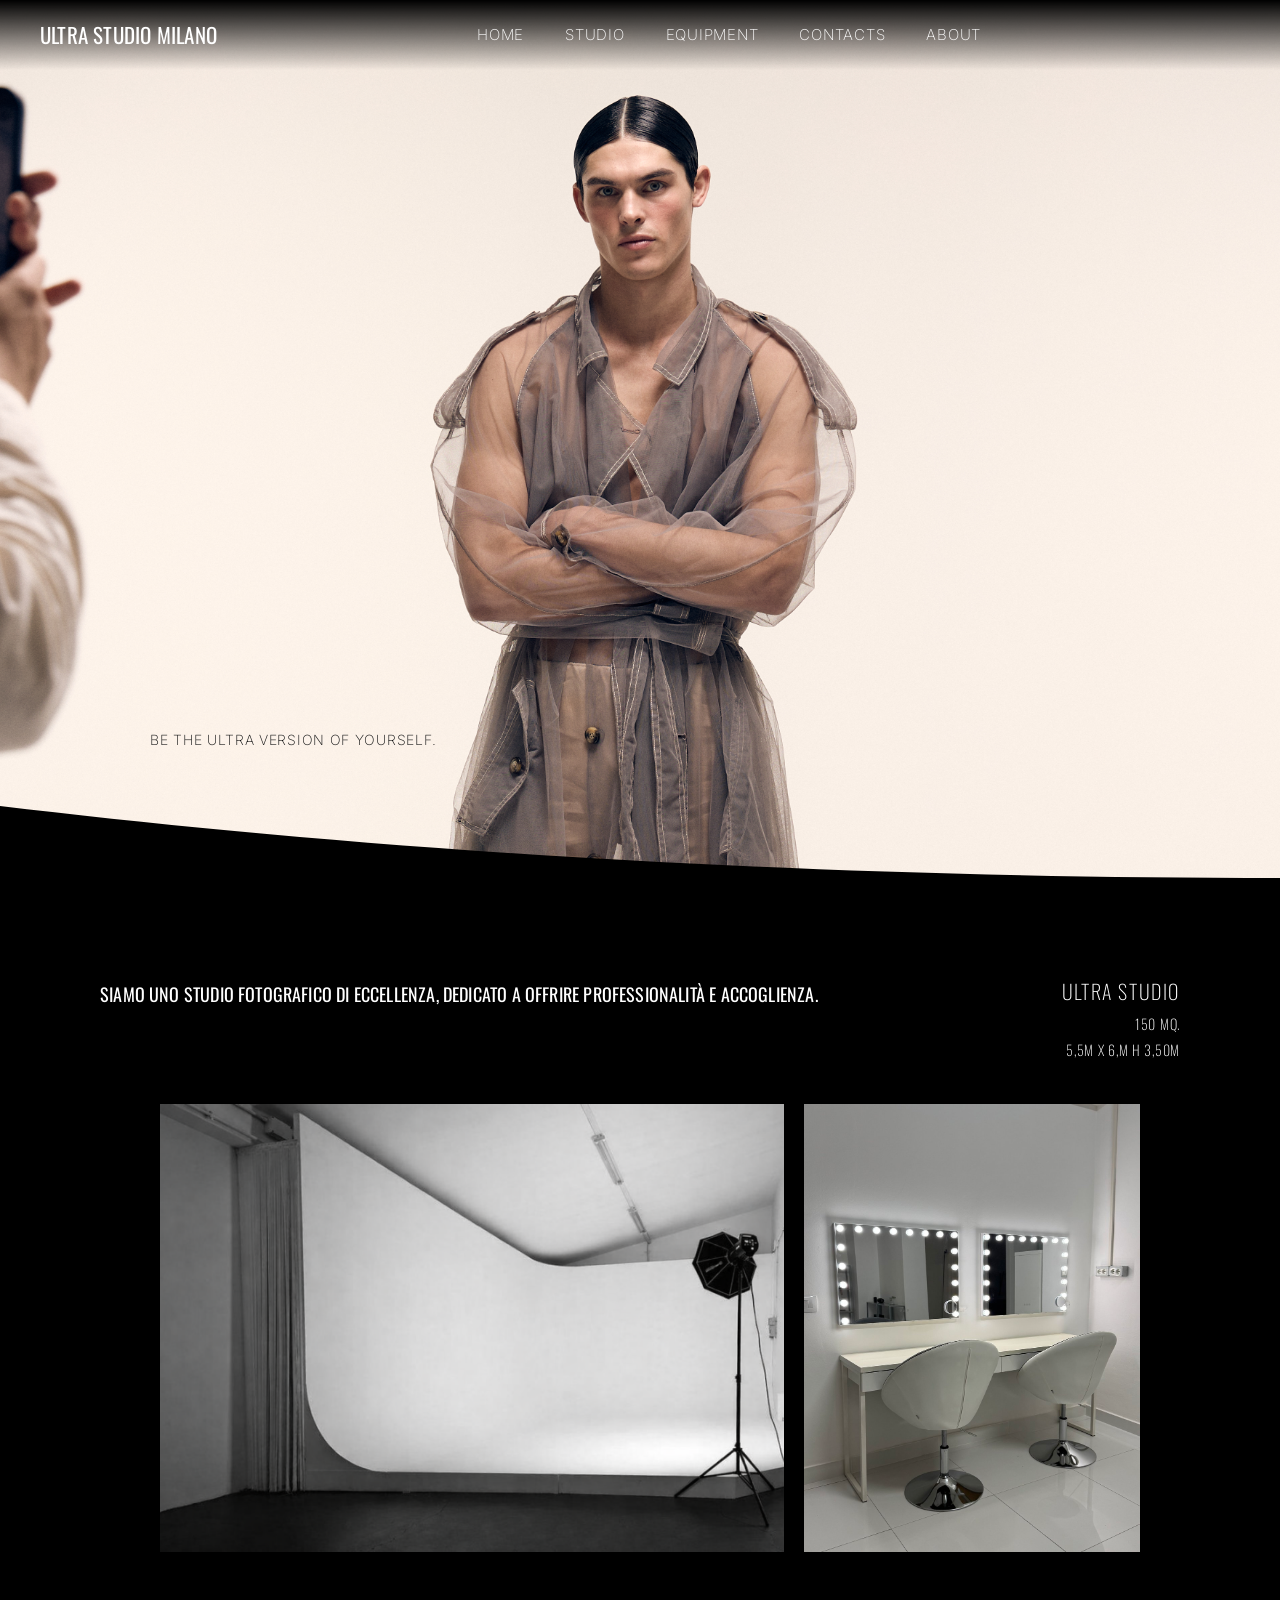
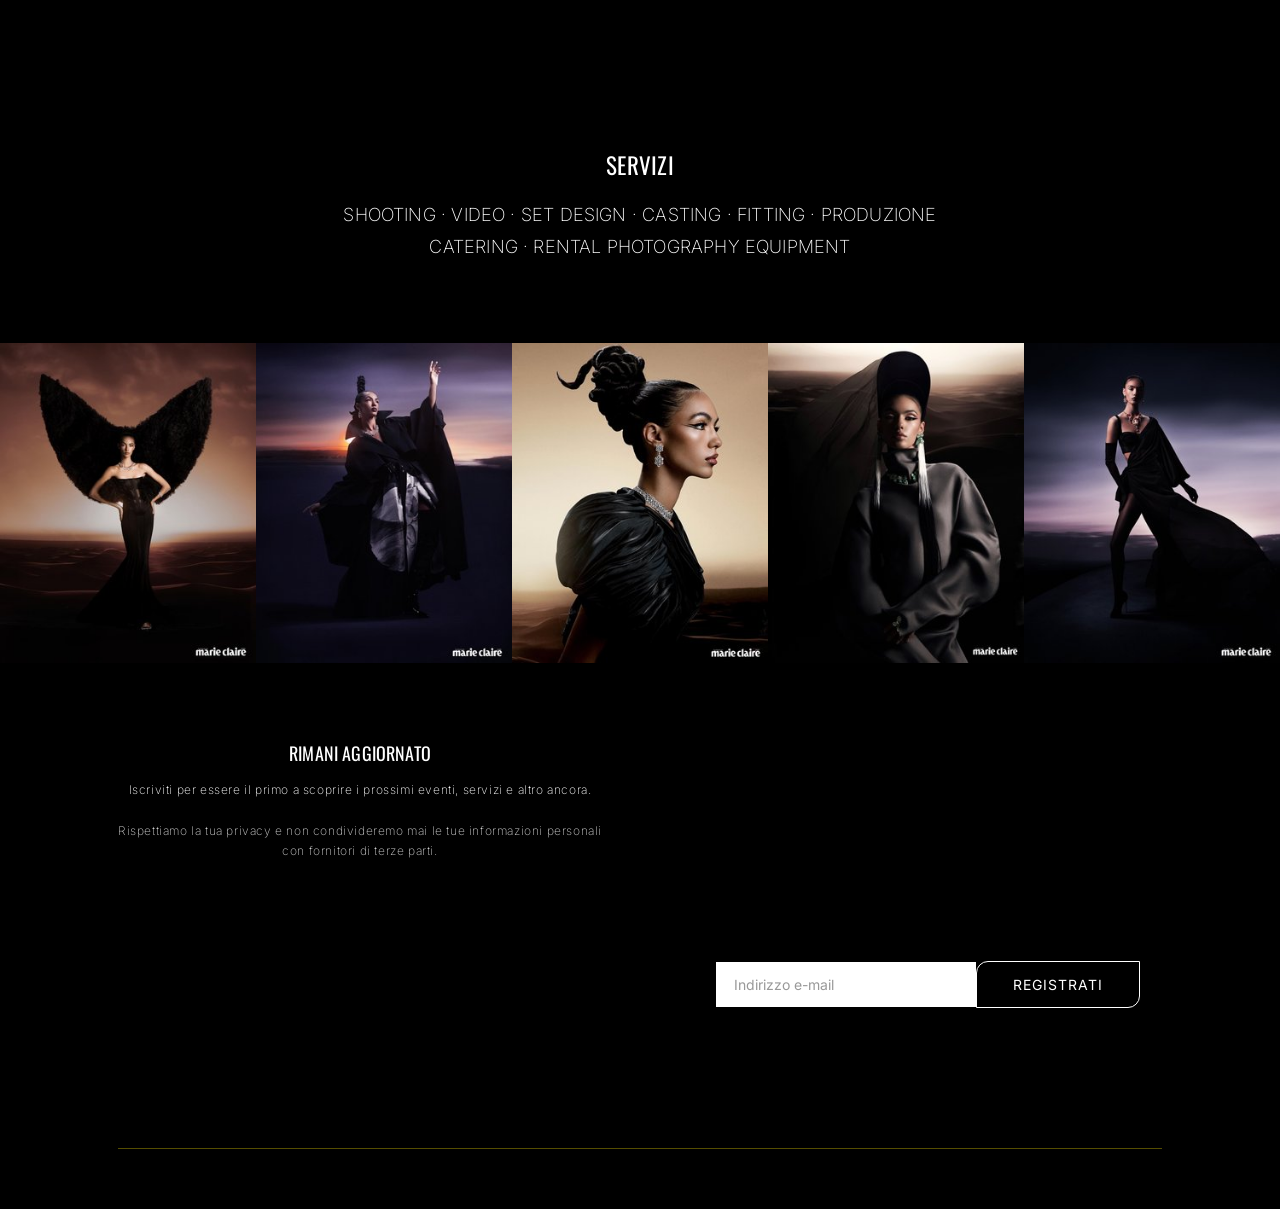
<file: index.html>
<!DOCTYPE html>
<html lang="it">
<head>
  <meta charset="utf-8">
  <title>ULTRA STUDIO MILANO</title>
  <meta name="viewport" content="width=device-width, initial-scale=1">
  <link rel="icon" type="image/png" href="img/favicon.png">

  <!-- FONT GOOGLE (come tua versione) -->
  <link href="https://fonts.googleapis.com/css2?family=Oswald:wght@200;300;400&display=swap" rel="stylesheet">
  <link href="https://fonts.googleapis.com/css2?family=Inter:wght@200;300;400&display=swap" rel="stylesheet">

  <!-- STILE GENERALE -->
  <link rel="stylesheet" href="css/style.css">
</head>

<body class="index">

  <!-- TOPBAR FISSA (uguale in tutte le pagine) -->
<header class="header">
  <div class="logo">ULTRA STUDIO MILANO</div>
  <nav class="nav">
    <a href="index.html">HOME</a>
    <a href="studio.html">STUDIO</a>
    <a href="bookings.html">EQUIPMENT</a>
    <a href="contacts.html">CONTACTS</a>
    <a href="about.html">ABOUT</a>

  </nav>
</header>

  <!-- HERO -->
  <section id="home" class="hero">
    <div class="hero-bg" style="background-image:url('img/hero.jpg');"></div>
    <div class="hero-caption fade-in">
      BE THE ULTRA VERSION OF YOURSELF.
    </div>

    <!-- CURVA SEPARATRICE -->
    <svg class="hero-curve" viewBox="0 0 1920 200" preserveAspectRatio="none">
      <path d="M0,40 C450,80 1100,120 1920,120 L1920,200 L0,200 Z" />
    </svg>
  </section>

  <!-- STUDIO -->
  <section class="studio-section">
    <div class="studio-text">
      <p class="studio-description">
        SIAMO UNO STUDIO FOTOGRAFICO DI ECCELLENZA, DEDICATO A OFFRIRE PROFESSIONALITÀ E ACCOGLIENZA.
      </p>

      <div class="studio-info">
        <h2>ULTRA STUDIO</h2>
        <p>150 MQ.</p>
        <p>5,5M X 6,M H 3,50M</p>
      </div>
    </div>

    <div class="studio-gallery">
      <img class="img-large" src="img/studio1.png" alt="">
      <img class="img-small" src="img/studio2.jpg" alt="">
    </div>
  </section>

  <!-- SERVIZI -->
  <section id="servizi" class="services-section">
    <h2 class="services-title">SERVIZI</h2>

    <p class="service-list">
      SHOOTING · VIDEO · SET DESIGN · CASTING · FITTING · PRODUZIONE<br>
      CATERING · RENTAL PHOTOGRAPHY EQUIPMENT
    </p>
  </section>

  <!-- GALLERIA SERVIZI -->
  <div class="services-gallery">
    <img src="img/servizi1.jpg" class="reveal" alt="">
    <img src="img/servizi2.jpg" class="reveal" alt="">
    <img src="img/servizi3.jpg" class="reveal" alt="">
    <img src="img/servizi4.jpg" class="reveal" alt="">
    <img src="img/servizi5.jpg" class="reveal" alt="">
  </div>

  <!-- FOOTER -->
  <footer id="contatti" class="footer">
    <div class="footer-left fade-in-up">
      <h2>RIMANI AGGIORNATO</h2>
      <p class="footer-text">
        Iscriviti per essere il primo a scoprire i prossimi eventi, servizi e altro ancora.
      </p>
      <p class="privacy">
        Rispettiamo la tua privacy e non condivideremo mai le tue informazioni personali con fornitori di terze parti.
      </p>
    </div>

    <div class="footer-right fade-in-up">
      <form class="newsletter">
        <input type="email" placeholder="Indirizzo e-mail">
        <button type="submit">REGISTRATI</button>
      </form>
    </div>
  </footer>

  <script src="js/main.js"></script>
</body>
</html>
</file>
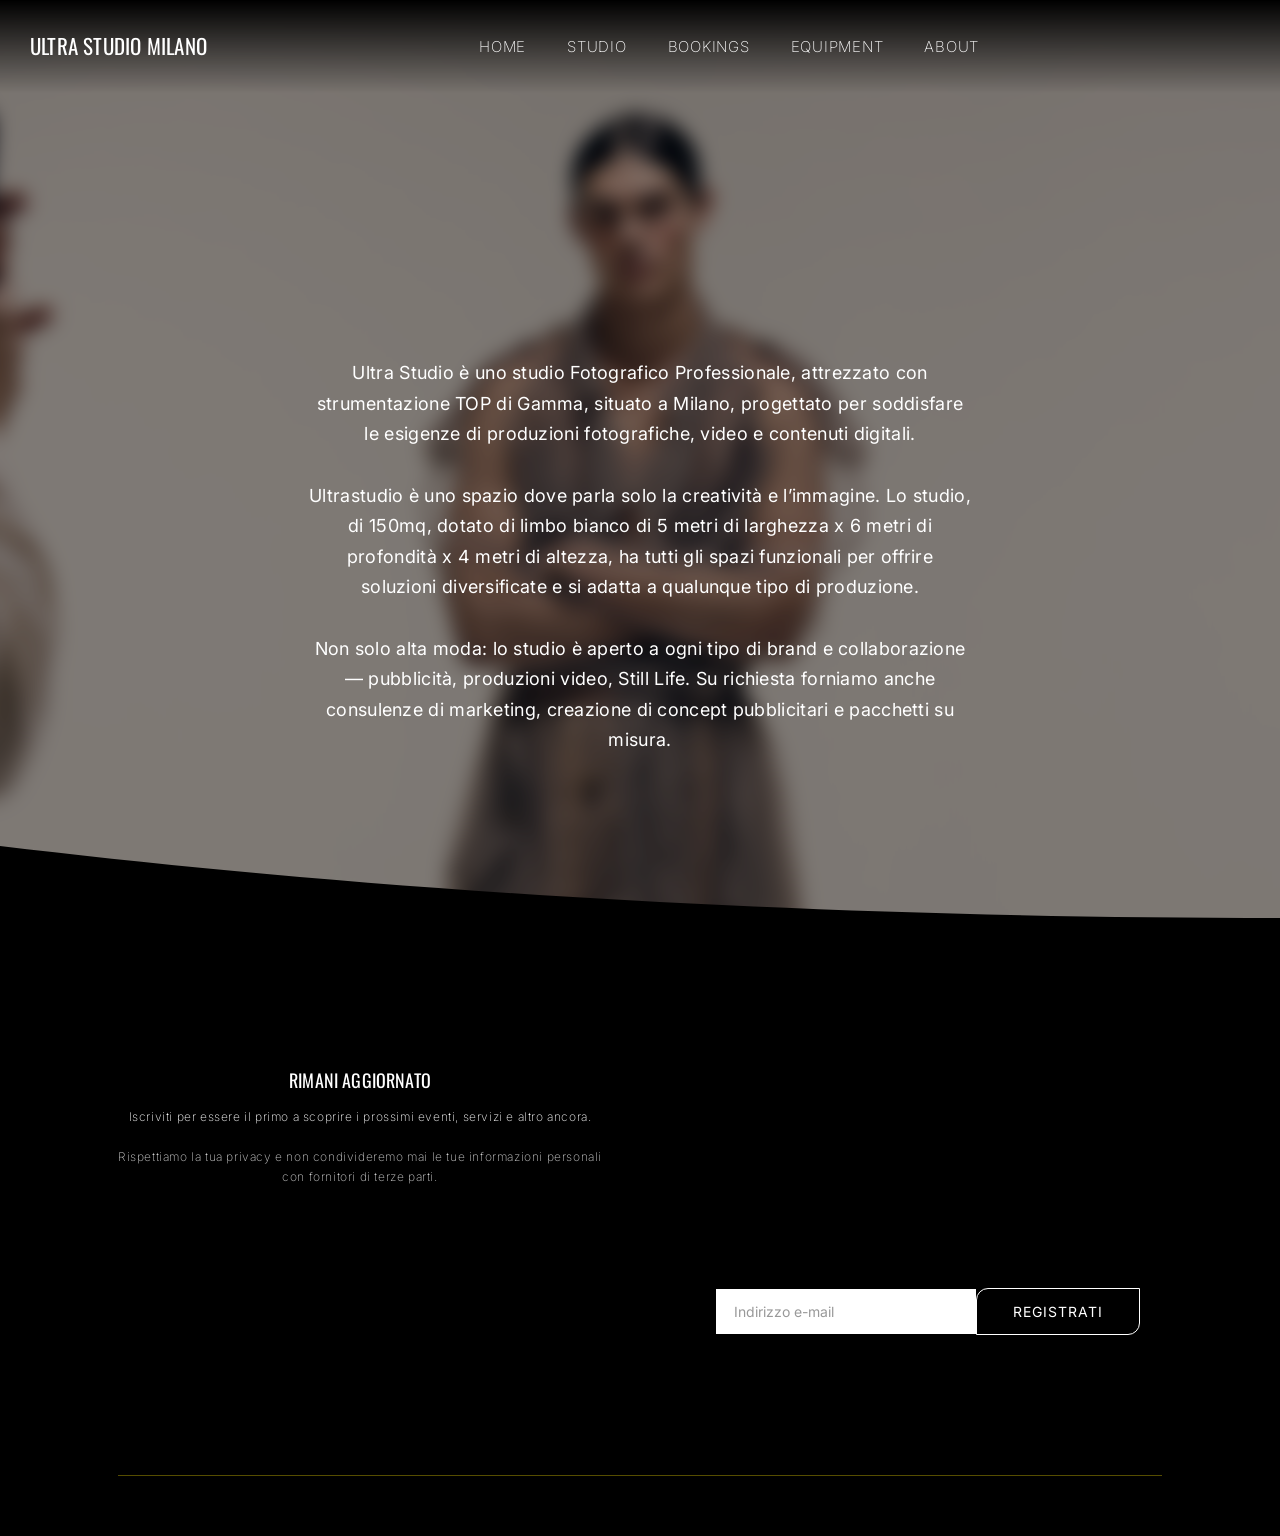
<file: about.html>
﻿<!DOCTYPE html>
<html lang="it">
<head>
  <meta charset="UTF-8">
  <title>About — Ultra Studio Milano</title>
  <meta name="viewport" content="width=device-width, initial-scale=1">

  <link rel="icon" type="image/png" href="img/favicon.png">

  <!-- FONT GOOGLE -->
  <link href="https://fonts.googleapis.com/css2?family=Oswald:wght@200;300;400&display=swap" rel="stylesheet">
  <link href="https://fonts.googleapis.com/css2?family=Inter:wght@200;300;400&display=swap" rel="stylesheet">

  <!-- STILE GENERALE -->
  <link rel="stylesheet" href="css/style.css">
</head>

<body class="studio">

  <!-- HEADER -->
  <header class="header">
    <div class="logo">ULTRA STUDIO MILANO</div>
    <nav class="nav">
      <a href="index.html">HOME</a>
      <a href="studio.html">STUDIO</a>
      <a href="bookings.html">BOOKINGS</a>
      <a href="contacts.html">EQUIPMENT</a>
      <a href="about.html" class="active">ABOUT</a>
    </nav>
  </header>

  <!-- HERO -->
  <section class="hero about-hero">
    <div class="hero-bg" style="background-image:url('img/hero.jpg');"></div>

    <!-- TESTO SOVRAPPOSTO -->
    <div class="about-overlay fade-in-up">
      Ultra Studio è uno studio Fotografico Professionale, attrezzato con strumentazione TOP di Gamma, situato a Milano, progettato per soddisfare le esigenze di produzioni fotografiche, video e contenuti digitali.
      <br><br>
      Ultrastudio è uno spazio dove parla solo la creatività e l’immagine. Lo studio, di 150mq, dotato di limbo bianco di 5 metri di larghezza x 6 metri di profondità x 4 metri di altezza, ha tutti gli spazi funzionali per offrire soluzioni diversificate e si adatta a qualunque tipo di produzione.
      <br><br>
      Non solo alta moda: lo studio è aperto a ogni tipo di brand e collaborazione — pubblicità, produzioni video, Still Life. Su richiesta forniamo anche consulenze di marketing, creazione di concept pubblicitari e pacchetti su misura.
    </div>

    <svg class="hero-curve about-curve" viewBox="0 0 1920 200" preserveAspectRatio="none">
      <path d="M0,40 C450,80 1100,120 1920,120 L1920,200 L0,200 Z" />
    </svg>
  </section>

  <!-- FOOTER -->
  <footer class="footer">
    <div class="footer-left fade-in-up">
      <h2>RIMANI AGGIORNATO</h2>
      <p class="footer-text">
        Iscriviti per essere il primo a scoprire i prossimi eventi, servizi e altro ancora.
      </p>
      <p class="privacy">
        Rispettiamo la tua privacy e non condivideremo mai le tue informazioni personali con fornitori di terze parti.
      </p>
    </div>

    <div class="footer-right fade-in-up">
      <form class="newsletter">
        <input type="email" placeholder="Indirizzo e-mail">
        <button type="submit">REGISTRATI</button>
      </form>
    </div>
  </footer>

</body>
</html>
</file>
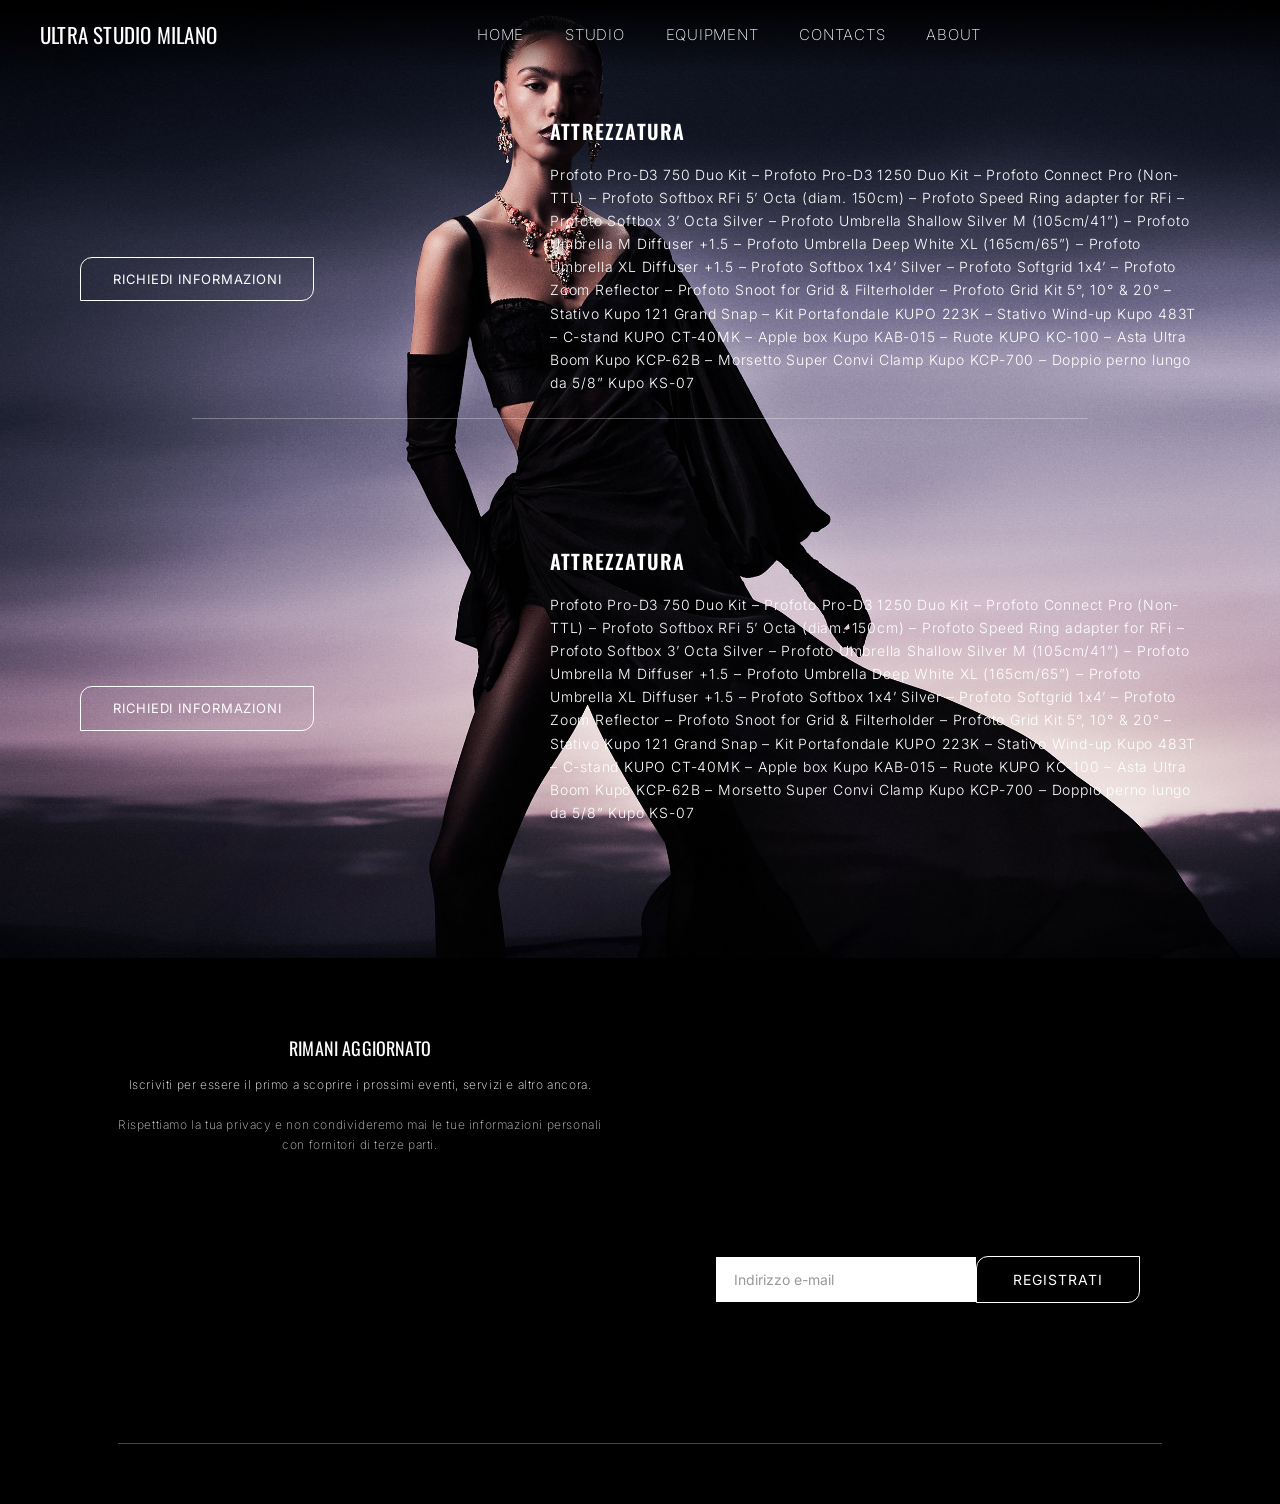
<file: bookings.html>
﻿<!DOCTYPE html>
<html lang="it">
<head>
  <meta charset="UTF-8">
  <title>Bookings — Ultra Studio Milano</title>
  <meta name="viewport" content="width=device-width, initial-scale=1">

  <link rel="icon" type="image/png" href="img/favicon.png">

  <!-- FONT GOOGLE -->
  <link href="https://fonts.googleapis.com/css2?family=Oswald:wght@200;300;400&display=swap" rel="stylesheet">
  <link href="https://fonts.googleapis.com/css2?family=Inter:wght@200;300;400&display=swap" rel="stylesheet">

  <!-- STILE GENERALE -->
  <link rel="stylesheet" href="css/style.css">
</head>

<body class="bookings">

  <!-- HEADER -->
  <header class="header">
    <div class="logo">ULTRA STUDIO MILANO</div>
    <nav class="nav">
      <a href="index.html">HOME</a>
      <a href="studio.html">STUDIO</a>
      <a href="bookings.html" class="active">EQUIPMENT</a>
      <a href="contacts.html">CONTACTS</a>
      <a href="about.html">ABOUT</a>

    </nav>
  </header>


  <!-- ============================
       BLOCCO 1
       ============================ -->
  <section class="bookings-section">
    <div class="bookings-container">

      <!-- SINISTRA: PULSANTE -->
      <div class="bookings-left">
        <a href="#contatti" class="cta-button">RICHIEDI INFORMAZIONI</a>
      </div>

      <!-- DESTRA: TESTO -->
      <div class="bookings-right">
        <h1>ATTREZZATURA</h1>
        <p>
          Profoto Pro-D3 750 Duo Kit – Profoto Pro-D3 1250 Duo Kit – Profoto Connect Pro (Non-TTL) –
          Profoto Softbox RFi 5’ Octa (diam. 150cm) – Profoto Speed Ring adapter for RFi –
          Profoto Softbox 3’ Octa Silver – Profoto Umbrella Shallow Silver M (105cm/41”) –
          Profoto Umbrella M Diffuser +1.5 – Profoto Umbrella Deep White XL (165cm/65”) –
          Profoto Umbrella XL Diffuser +1.5 – Profoto Softbox 1x4’ Silver – Profoto Softgrid 1x4’ –
          Profoto Zoom Reflector – Profoto Snoot for Grid & Filterholder – Profoto Grid Kit 5°, 10° & 20° –
          Stativo Kupo 121 Grand Snap – Kit Portafondale KUPO 223K – Stativo Wind-up Kupo 483T –
          C-stand KUPO CT-40MK – Apple box Kupo KAB-015 – Ruote KUPO KC-100 –
          Asta Ultra Boom Kupo KCP-62B – Morsetto Super Convi Clamp Kupo KCP-700 –
          Doppio perno lungo da 5/8” Kupo KS-07
        </p>
      </div>

    </div>

    <hr class="divider">
  </section>


  <!-- ============================
       BLOCCO 2 (identico)
       ============================ -->
  <section class="bookings-section second">
    <div class="bookings-container">

      <div class="bookings-left">
        <a href="#contatti" class="cta-button">RICHIEDI INFORMAZIONI</a>
      </div>

      <div class="bookings-right">
        <h1>ATTREZZATURA</h1>
        <p>
          Profoto Pro-D3 750 Duo Kit – Profoto Pro-D3 1250 Duo Kit – Profoto Connect Pro (Non-TTL) –
          Profoto Softbox RFi 5’ Octa (diam. 150cm) – Profoto Speed Ring adapter for RFi –
          Profoto Softbox 3’ Octa Silver – Profoto Umbrella Shallow Silver M (105cm/41”) –
          Profoto Umbrella M Diffuser +1.5 – Profoto Umbrella Deep White XL (165cm/65”) –
          Profoto Umbrella XL Diffuser +1.5 – Profoto Softbox 1x4’ Silver – Profoto Softgrid 1x4’ –
          Profoto Zoom Reflector – Profoto Snoot for Grid & Filterholder – Profoto Grid Kit 5°, 10° & 20° –
          Stativo Kupo 121 Grand Snap – Kit Portafondale KUPO 223K – Stativo Wind-up Kupo 483T –
          C-stand KUPO CT-40MK – Apple box Kupo KAB-015 – Ruote KUPO KC-100 –
          Asta Ultra Boom Kupo KCP-62B – Morsetto Super Convi Clamp Kupo KCP-700 –
          Doppio perno lungo da 5/8” Kupo KS-07
        </p>
      </div>

    </div>

  </section>

  <!-- FOOTER -->
  <footer id="contatti" class="footer">
    <div class="footer-left fade-in-up">
      <h2>RIMANI AGGIORNATO</h2>
      <p class="footer-text">
        Iscriviti per essere il primo a scoprire i prossimi eventi, servizi e altro ancora.
      </p>
      <p class="privacy">
        Rispettiamo la tua privacy e non condivideremo mai le tue informazioni personali con fornitori di terze parti.
      </p>
    </div>

    <div class="footer-right fade-in-up">
      <form class="newsletter">
        <input type="email" placeholder="Indirizzo e-mail">
        <button type="submit">REGISTRATI</button>
      </form>
    </div>
  </footer>

</body>
</html>
</file>
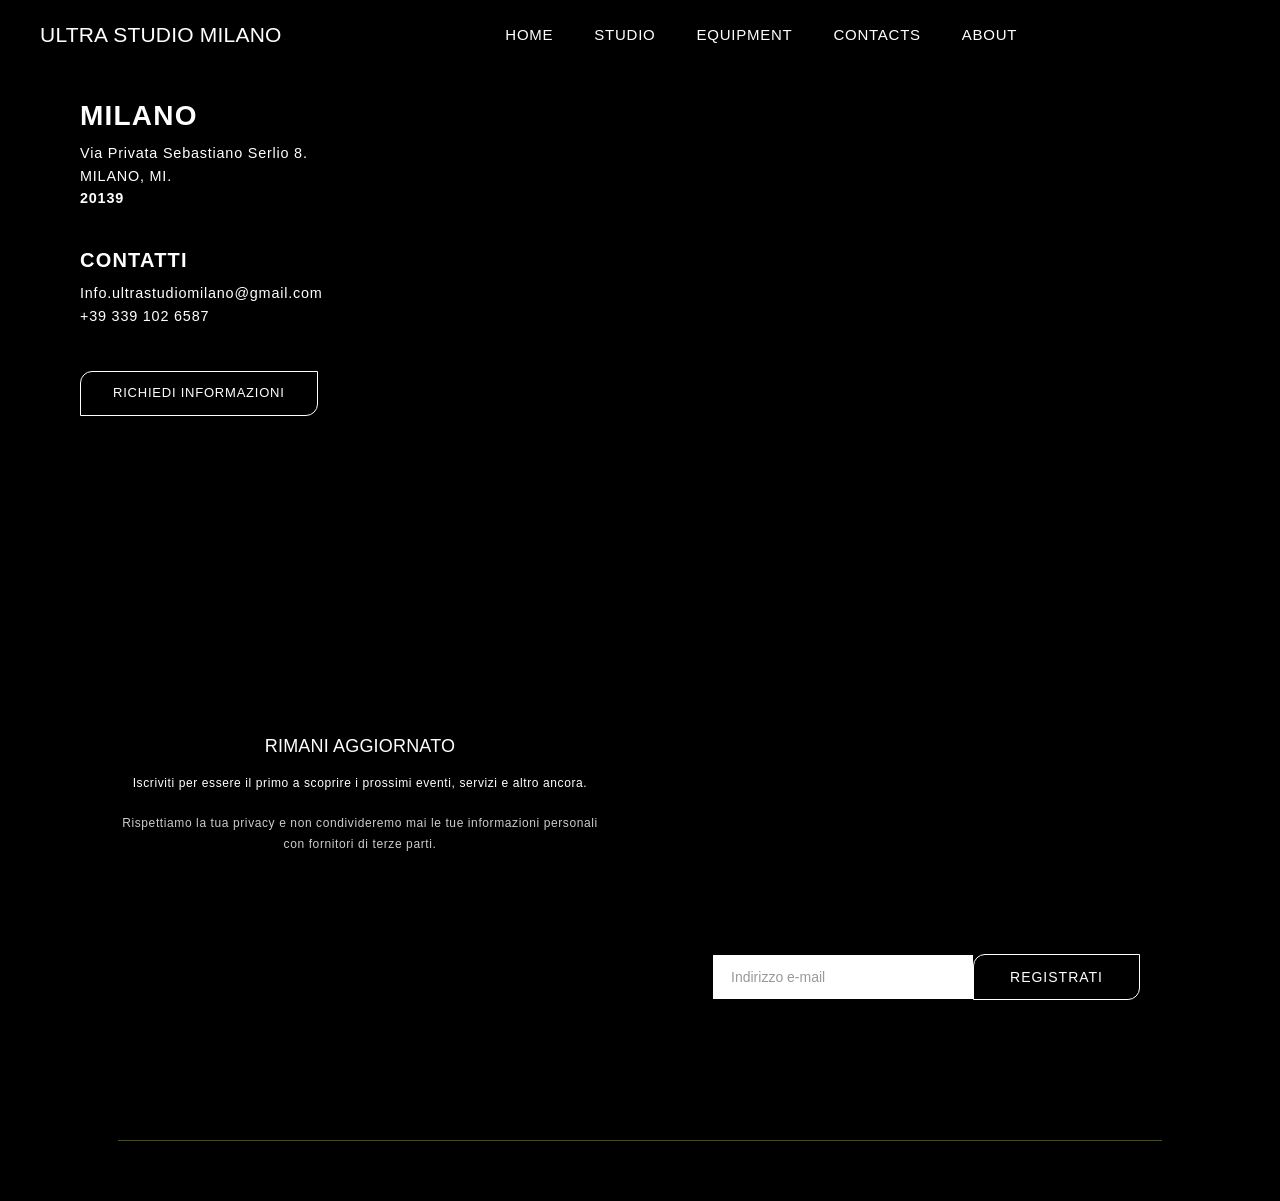
<file: contacts.html>
﻿<!DOCTYPE html>
<html lang="it">
<head>
  <meta charset="UTF-8">
  <meta name="viewport" content="width=device-width, initial-scale=1.0">
  <title>Contacts — Ultra Studio Milano</title>
  <link rel="stylesheet" href="css/style.css">

  <link rel="icon" type="image/png" href="img/favicon.png">

</head>

<body class="contacts">

  <!-- HEADER -->
  <header class="header">
    <div class="logo">ULTRA STUDIO MILANO</div>
    <nav class="nav">
      <a href="index.html">HOME</a>
      <a href="studio.html">STUDIO</a>
      <a href="bookings.html">EQUIPMENT</a>
      <a href="contacts.html" class="active">CONTACTS</a>
      <a href="about.html">ABOUT</a>

    </nav>
  </header>

  <!-- SEZIONE CONTATTI -->
  <section class="contacts-section">
    <div class="contacts-container">

      <!-- COLONNA SINISTRA -->
      <div class="contacts-left">

        <h1>MILANO</h1>
        <p>
          Via Privata Sebastiano Serlio 8.<br>
          MILANO, MI.<br>
          <strong>20139</strong>
        </p>

        <h2>CONTATTI</h2>
        <p>
          <a href="mailto:Info.ultrastudiomilano@gmail.com">Info.ultrastudiomilano@gmail.com</a><br>
          <a href="tel:+393391026587">+39 339 102 6587</a>
        </p>

        <a href="#richiesta" class="cta-button">RICHIEDI INFORMAZIONI</a>

      </div>

      <!-- COLONNA DESTRA (MAPPA) -->
      <div class="contacts-right">
        <iframe 
          src="https://www.google.com/maps/embed?pb=!1m18!1m12!1m3!1d2799.3457609371503!2d9.219533376882111!3d45.442688171073684!2m3!1f0!2f0!3f0!3m2!1i1024!2i768!4f13.1!3m3!1m2!1s0x4786c4333b229cdb%3A0xd4dc1498642c4b2e!2sVia%20Privata%20Sebastiano%20Serlio%2C%208%2C%2020139%20Milano%20MI!5e0!3m2!1sit!2sit!4v1779521692987!5m2!1sit!2sit" 
          width="100%" 
          height="450" 
          style="border:0;" 
          allowfullscreen="" 
          loading="lazy" 
          referrerpolicy="no-referrer-when-downgrade">
        </iframe>
      </div>

    </div>
  </section>

  <!-- FOOTER -->
  <footer id="contatti" class="footer">
    <div class="footer-left fade-in-up">
      <h2>RIMANI AGGIORNATO</h2>
      <p class="footer-text">
        Iscriviti per essere il primo a scoprire i prossimi eventi, servizi e altro ancora.
      </p>
      <p class="privacy">
        Rispettiamo la tua privacy e non condivideremo mai le tue informazioni personali con fornitori di terze parti.
      </p>
    </div>

    <div class="footer-right fade-in-up">
      <form class="newsletter">
        <input type="email" placeholder="Indirizzo e-mail">
        <button type="submit">REGISTRATI</button>
      </form>
    </div>
  </footer>


</body>
</html>
</file>
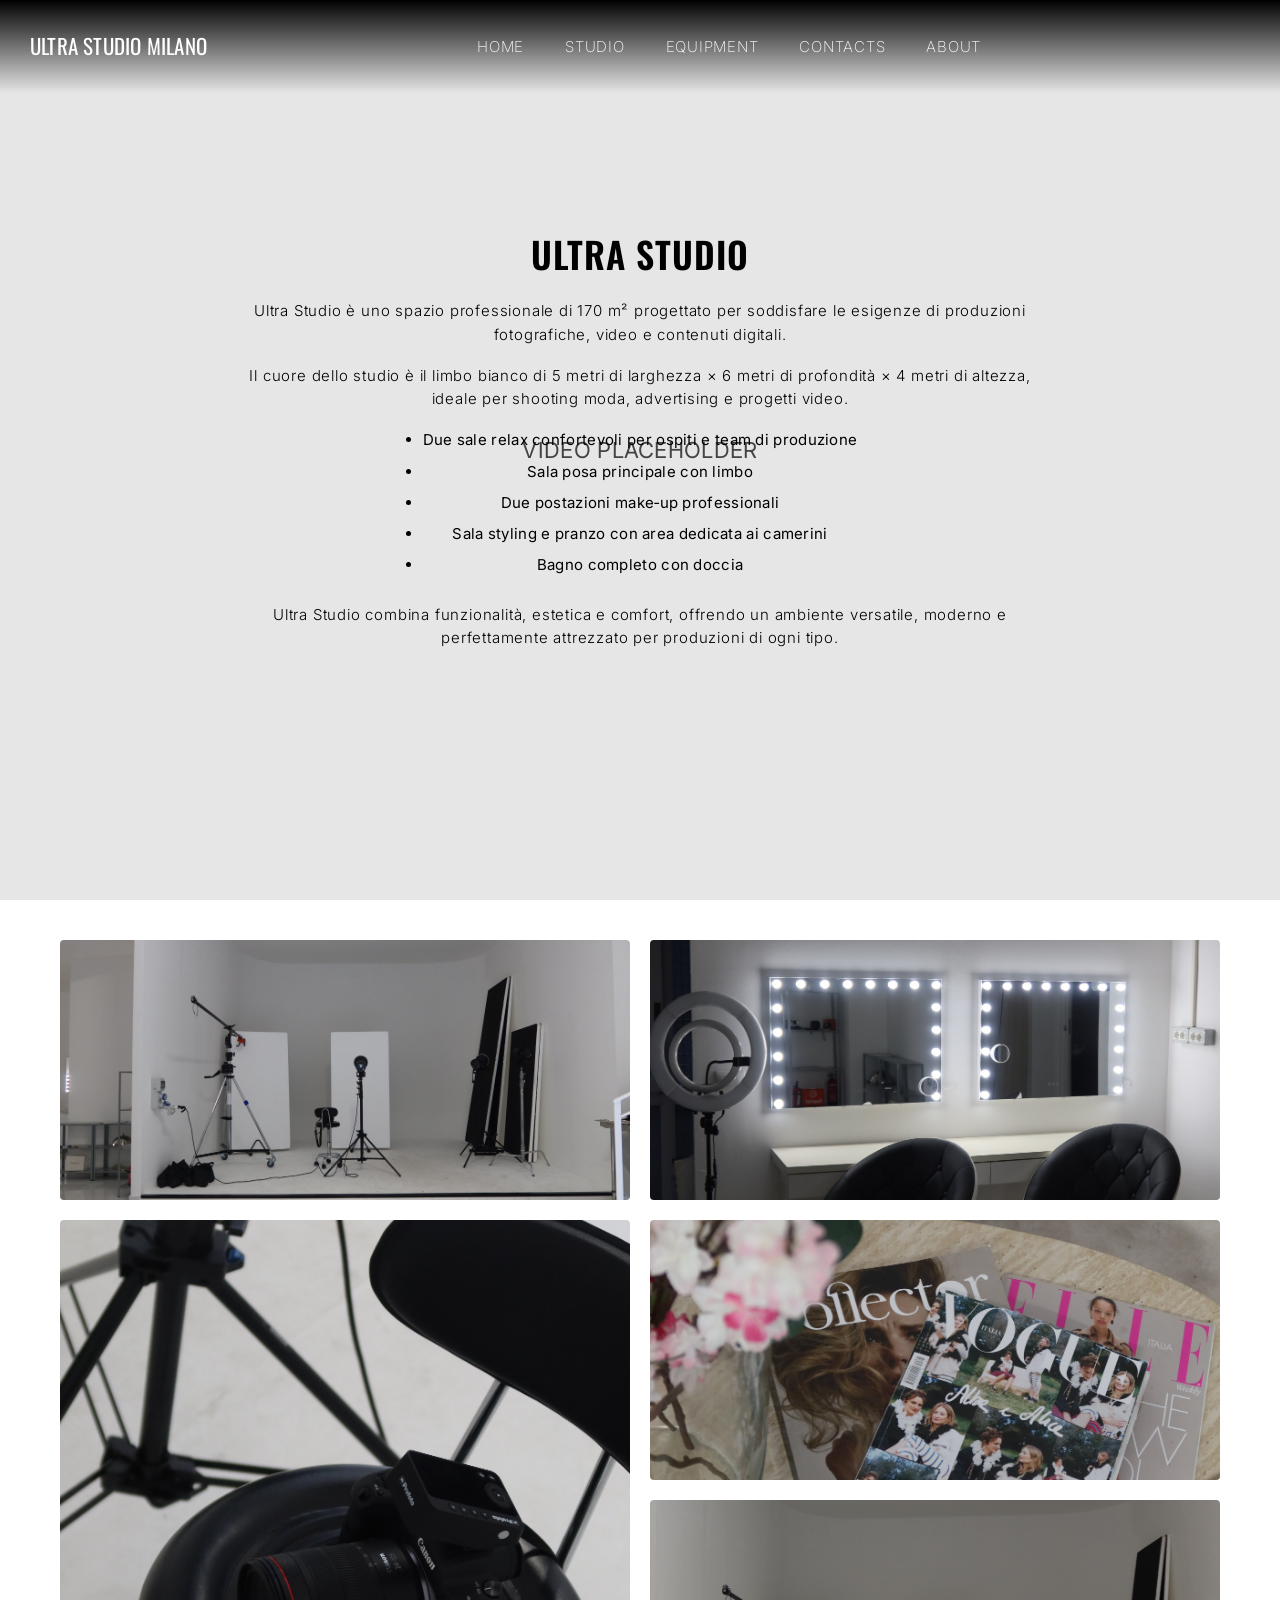
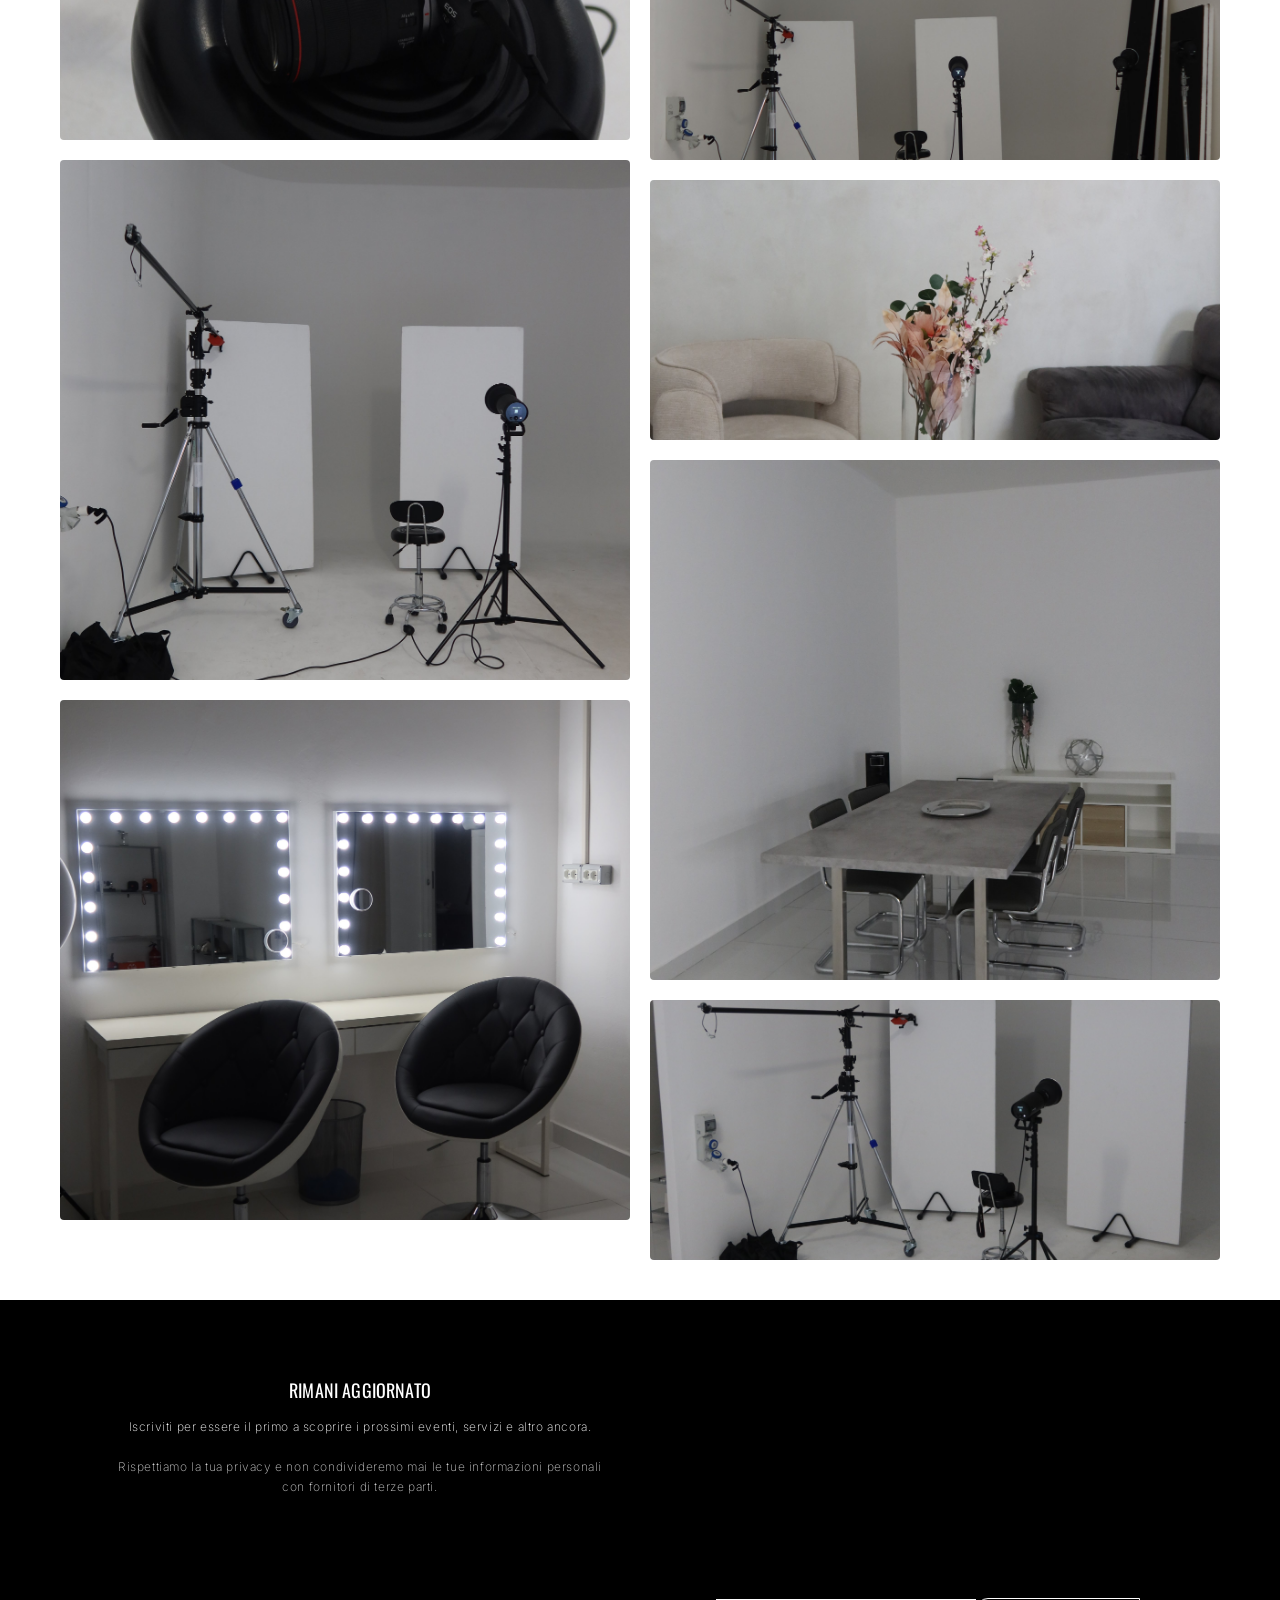
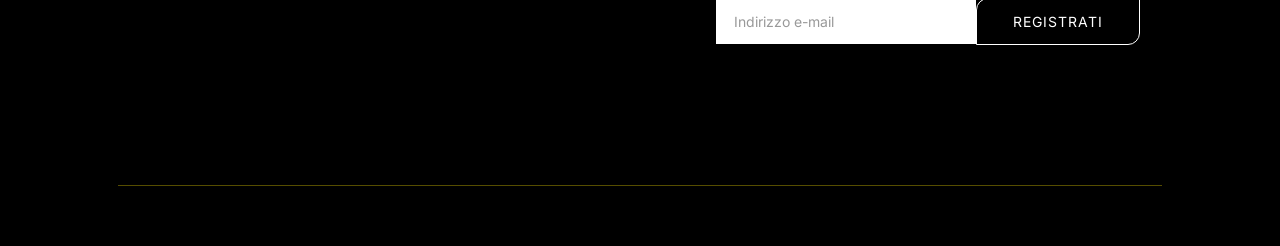
<file: studio.html>
﻿<!DOCTYPE html>
<html lang="it">
<head>
  <meta charset="UTF-8">
  <title>Studio — Ultra Studio Milano</title>
  <meta name="viewport" content="width=device-width, initial-scale=1">

  <link rel="icon" type="image/png" href="img/favicon.png">

  <!-- FONT GOOGLE -->
  <link href="https://fonts.googleapis.com/css2?family=Oswald:wght@200;300;400&display=swap" rel="stylesheet">
  <link href="https://fonts.googleapis.com/css2?family=Inter:wght@200;300;400&display=swap" rel="stylesheet">

  <!-- STILE GENERALE -->
  <link rel="stylesheet" href="css/style.css">
</head>

<body class="studio">

  <!-- HEADER -->
  <header class="header">
    <div class="logo">ULTRA STUDIO MILANO</div>
    <nav class="nav">
      <a href="index.html">HOME</a>
      <a href="studio.html" class="active">STUDIO</a>
      <a href="bookings.html">EQUIPMENT</a>
      <a href="contacts.html">CONTACTS</a>
      <a href="about.html">ABOUT</a>

    </nav>
  </header>

  <!-- HERO -->
<section class="hero">

  <div class="video-placeholder">
    VIDEO PLACEHOLDER
  </div>

  <div class="overlay-text">
    <h1>Ultra Studio</h1>

    <p>
      Ultra Studio è uno spazio professionale di 170 m² progettato per soddisfare le esigenze
      di produzioni fotografiche, video e contenuti digitali.
    </p>

    <p>
      Il cuore dello studio è il limbo bianco di 5 metri di larghezza × 6 metri di profondità × 4 metri di altezza,
      ideale per shooting moda, advertising e progetti video.
    </p>

    <ul>
      <li>Due sale relax confortevoli per ospiti e team di produzione</li>
      <li>Sala posa principale con limbo</li>
      <li>Due postazioni make‑up professionali</li>
      <li>Sala styling e pranzo con area dedicata ai camerini</li>
      <li>Bagno completo con doccia</li>
    </ul>

    <p>
      Ultra Studio combina funzionalità, estetica e comfort, offrendo un ambiente versatile,
      moderno e perfettamente attrezzato per produzioni di ogni tipo.
    </p>
  </div>

</section>

  <!-- GALLERY -->
  <section class="studio-gallery">

    <div class="colonna-sx">
      <img src="img/IMG_9725.JPG" class="foto orizzontale">
      <img src="img/IMG_9730.JPG" class="foto verticale">
      <img src="img/IMG_9731.JPG" class="foto verticale">
      <img src="img/IMG_9723.JPG" class="foto verticale">
    </div>

    <div class="colonna-dx">
      <img src="img/IMG_9722.JPG" class="foto orizzontale">
      <img src="img/IMG_9739.JPG" class="foto orizzontale">
      <img src="img/IMG_9724.JPG" class="foto orizzontale">
      <img src="img/IMG_9734.JPG" class="foto orizzontale">
      <img src="img/IMG_9721.JPG" class="foto verticale">
      <img src="img/IMG_9729.JPG" class="foto orizzontale">
    </div>

  </section>

  <!-- FOOTER -->
  <footer id="contatti" class="footer">
    <div class="footer-left fade-in-up">
      <h2>RIMANI AGGIORNATO</h2>
      <p class="footer-text">
        Iscriviti per essere il primo a scoprire i prossimi eventi, servizi e altro ancora.
      </p>
      <p class="privacy">
        Rispettiamo la tua privacy e non condivideremo mai le tue informazioni personali con fornitori di terze parti.
      </p>
    </div>

    <div class="footer-right fade-in-up">
      <form class="newsletter">
        <input type="email" placeholder="Indirizzo e-mail">
        <button type="submit">REGISTRATI</button>
      </form>
    </div>
  </footer>

</body>
</html>
</file>
<file: css/style.css>
/* ===========================
   RESET
   =========================== */
* {
  margin: 0;
  padding: 0;
  box-sizing: border-box;
}

/* ===========================
   BASE
   =========================== */
body {
  background: #000;
  color: #fff;
  font-family: 'NeueMontreal', 'Helvetica Neue', Arial, sans-serif;
  font-weight: 400;
  letter-spacing: 0.3px;
  line-height: 1.45;
  overflow-x: hidden;
}

/* ===========================
   TIPOGRAFIA (Inter)
   =========================== */
h1, h2, h3 {
  font-family: 'Inter', sans-serif;
  font-weight: 600;
  letter-spacing: 1.2px;
  line-height: 1.15;
  margin-bottom: 12px;
}

h2 {
  font-size: 1.55rem;
  font-weight: 600;
}

h3 {
  font-size: 1.05rem;
  letter-spacing: 0.8px;
}

p {
  font-family: 'Inter', sans-serif;
  font-size: 0.9rem;
  font-weight: 300;
  letter-spacing: 0.8px;
  line-height: 1.55;
  margin-bottom: 14px;
}

/* ===========================
   HEADER
   =========================== */
.header {
    width: 100%;
    padding: 20px 40px;
    display: flex;
    justify-content: space-between;
    align-items: center;
    position: fixed;
    top: 0;
    left: 0;
    z-index: 1000;

    /* GRADIENTE: nero in alto → trasparente in basso */
    background: linear-gradient(
        to bottom,
        rgba(0, 0, 0, 1) 0%,
        rgba(0, 0, 0, 0.6) 40%,
        rgba(0, 0, 0, 0) 100%
    );

    backdrop-filter: blur(0,5px); /* opzionale ma molto elegante */
}

.logo {
    font-family: 'Oswald', sans-serif;
    font-weight: 400; /* ExtraLight */
    font-size: 21px;
    letter-spacing: 0.01em;
    color: #ffffff;
}

.nav {
  margin: 0 auto; /* CENTRA LA NAV */
  display: flex;
  gap: 40px;
}

.nav a {
    font-family: 'Inter', sans-serif;
    font-weight: 200; /* ExtraLight */
    font-size: 15px;
    letter-spacing: 0.05em;
    color: #ffffff;
    text-decoration: none;
    margin-left: 1px;
    transition: opacity 0.2s ease;
}

.nav a:hover {
    opacity: 0.6;
}

/* ===========================
   HERO
   =========================== */
.hero {
  position: relative;
  width: 100%;
  height: 100vh;
  overflow: hidden;
  padding-top: 200px;
}

.hero-bg {
  position: absolute;
  top: -10%;
  left: 0;
  width: 100%;
  height: 120%;
  background-size: cover;
  background-position: center 50px; /* ora funziona davvero */
  will-change: transform;
}

.hero-caption {
  color: #111 !important;
  text-shadow: 0 0 10px rgba(255,255,255,0.7); 
  position: absolute;
  bottom: 150px;
  left: 150px;
  font-family: 'Inter', sans-serif;
  font-weight: 200; /* ExtraLight */
  font-size: 14px;  /* come richiesto */
  letter-spacing: 0.05em; /* più elegante e simile all’originale */
  color: white;
  opacity: 0.9;
  z-index: 20;
}

/* CURVA — sale verso sinistra */
.hero-curve {
  position: absolute;
  bottom: -50px;
  left: 0;
  width: 100%;
  height: 180px;
  z-index: 5;
}

/* ===========================
   SEZIONE STUDIO
   =========================== */
.studio-section {
  display: flex;
  flex-direction: column;
  background-color: #000;
  color: #fff;
  padding: 80px 100px;
}

.studio-text {
  display: flex;
  justify-content: space-between;
  align-items: flex-start;
  width: 100%;
}

.studio-description {
  font-family: 'Oswald', sans-serif;
  font-weight: 400;
  font-size: 18px;
  letter-spacing: 0.01em;
  line-height: 1.6;
  max-width: 100%; /* testo su una sola riga */
}

.studio-info {
  text-align: right;
}

.studio-info h2 {
  font-family: 'Oswald', sans-serif;
  font-weight: 200;
  font-size: 20px;
  letter-spacing: 0.08em;
  margin-bottom: 10px;
}

.studio-info p {
  font-family: 'Oswald', sans-serif;
  font-weight: 200;
  font-size: 14px;
  letter-spacing: 0.05em;
  margin: 4px 0;
}

.studio-gallery {
  display: flex;
  gap: 10px;
}

.img-large {
  width: 65%;   /* più larga */
  height: auto;
  object-fit: cover;
}

.img-small {
  width: 35%;   /* più stretta */
  height: auto;
  object-fit: cover;
}

/* ===========================
   SEZIONE SERVIZI
   =========================== */
.services-section {
  background-color: #000;
  color: #fff;
  padding: 80px 100px;
  text-align: center;
}

/* TITOLO */
.services-title {
  font-family: 'Oswald', sans-serif;
  font-weight: 400;
  font-size: 23px;
  letter-spacing: 0.01em;
  margin-bottom: 20px;
}

.service-list {
  font-family: 'Inter', sans-serif;
  font-weight: 200;
  font-size: 18px;
  letter-spacing: 0.01em;
  line-height: 1.8;
  text-align: center;
  max-width: 900px;
  margin: 0 auto;
}


/* ===========================
   STRISCIA ONDE — DEFINITIVA
   =========================== */
.wave-strip {
  position: relative;
  width: 100%;
  height: 200px;
  overflow: hidden;
}

/* Canvas animazione oro */
#gradientCanvas {
  position: absolute;
  top: 0;
  left: 0;
  width: 100%;
  height: 100%;
  z-index: 1;          /* canvas sotto */
  background: #000;    /* fallback, utile per debug */
}

/* Contenuto sopra il canvas */
.wave-inner {
  position: absolute;
  top: 0;
  left: 50%;
  transform: translateX(-50%);
  width: 100%;
  height: 100%;
  display: flex;
  flex-direction: column;
  align-items: center;
  color: #fff;
  z-index: 10;         /* sopra il canvas */
  padding-top: 12px;

  /* TRUCCO FONDAMENTALE:
     evita che il contenitore blocchi il canvas */
  pointer-events: none;
}

/* Riattivo i click SOLO sugli elementi interattivi */
.btn-scopri,
.quote-block,
#toggleBtn {
  pointer-events: auto;
}

/* Pulsante SCOPRI DI PIÙ */
.btn-scopri {
  display: inline-block;
  width: auto;
  padding: 12px 36px;
  border: 1px solid #fff;
  border-radius: 12px 0 12px 0;
  background: transparent;
  color: #fff;
  font-size: 0.88rem;
  font-weight: 400;
  letter-spacing: 1px;
  text-decoration: none;
  transition: all 0.3s ease;
  white-space: nowrap;
}

.btn-scopri:hover {
  background: #fff;
  color: #000;
}

/* Citazione */
.quote-block h2 {
  font-family: 'Oswald', sans-serif;
  font-weight: 400;
  font-size: 18px;
  letter-spacing: 0.01em;
  margin-top: 60px;
  margin-bottom: 0;
}

/* Autore */
.quote-block p {
  position: absolute;
  bottom: 12px;
  left: 50%;
  transform: translateX(-50%);
  margin: 0;
  font-family: 'Inter', sans-serif;
  font-weight: 200;
  font-size: 14px;
  letter-spacing: 0.05em;
  opacity: 0.9;
}

/* Pulsante Play/Pausa */
#toggleBtn {
  position: absolute;
  top: 10px;
  right: 10px;
  z-index: 20;         /* sopra tutto */
  background: rgba(0,0,0,0.4);
  color: #fff;
  border: 1px solid #fff;
  padding: 6px 10px;
  border-radius: 6px;
  cursor: pointer;
  font-size: 14px;
}

/* ===========================
   GALLERIA SERVIZI — SENZA PADDING
   =========================== */
.services-gallery {
  display: flex;
  justify-content: center;
  gap: 0;
  margin-top: 0;
}

.services-gallery img {
  width: 20%;
  border-radius: 0;
  display: block;
  object-fit: cover;
}

/* ===========================
   FOOTER
   =========================== */
.footer {
  display: flex;
  justify-content: space-between;
  align-items: center;
  flex-wrap: wrap;
  padding: 80px 60px 60px 60px;
  background: #000;
  color: #fff;
}

/* Colonna sinistra centrata */
.footer-left {
  flex: 1 1 55%;
  text-align: center; /* centratura orizzontale */
  display: flex;
  flex-direction: column;
  align-items: center;
  justify-content: center; /* centratura verticale */
  max-width: 600px;
}

/* Titolo */
.footer-left h2 {
  font-family: 'Oswald', sans-serif;
  font-weight: 400;
  font-size: 18px;
  letter-spacing: 0.01em;
  margin-bottom: 16px;
}

/* Testo descrittivo */
.footer-text {
  font-family: 'Inter', sans-serif;
  font-weight: 200;
  font-size: 12px;
  letter-spacing: 0.05em;
  line-height: 1.7;
  margin-bottom: 20px;
  max-width: 500px;
}

/* Privacy */
.privacy {
  font-family: 'Inter', sans-serif;
  font-weight: 200;
  font-size: 12px;
  letter-spacing: 0.05em;
  line-height: 1.7;
  opacity: 0.8;
  margin: 0;
  max-width: 500px;
}

/* Colonna destra */
.footer-right {
  flex: 1 1 40%;
  text-align: right;
  display: flex;
  justify-content: flex-end;
  align-items: center;
}

/* Newsletter */
.newsletter {
  display: flex;
  align-items: center;
  gap: 0;
}

/* Campo input */
.newsletter input {
  padding: 14px 18px;
  width: 260px;
  border: none;
  outline: none;
  font-family: 'Inter', sans-serif;
  font-size: 14px;
  color: #000;
  background: #fff;
}

.newsletter input::placeholder {
  color: #999;
}

/* Pulsante REGISTRATI */
.newsletter button {
  display: inline-block;
  padding: 14px 36px;
  border: 1px solid #fff;
  border-radius: 12px 0 12px 0;
  background: transparent;
  color: #fff;
  font-family: 'Inter', sans-serif;
  font-size: 14px;
  font-weight: 400;
  letter-spacing: 1px;
  text-decoration: none;
  transition: all 0.3s ease;
  cursor: pointer;
}

.newsletter button:hover {
  background: #fff;
  color: #000;
}

/* Linea sottile inferiore */
.footer::after {
  content: "";
  display: block;
  width: 90%;
  height: 1px;
  background: #d4c000;
  margin: 40px auto 0 auto;
  opacity: 0.4;
}

/* ===========================
   ANIMAZIONI
   =========================== */
.fade-in {
  opacity: 0;
  animation: fadeIn 1.5s ease forwards;
}

.fade-in-up {
  opacity: 0;
  transform: translateY(20px);
  animation: fadeUp 1.2s ease forwards;
}

.fade-stable {
  opacity: 0;
  animation: fadeStable 1.2s ease forwards;
}

@keyframes fadeStable {
  from { opacity: 0; }
  to { opacity: 1; }
}


.reveal {
  opacity: 0;
  transform: translateY(40px);
  transition: all 0.8s ease;
}

.reveal.visible {
  opacity: 1;
  transform: translateY(0);
}

@keyframes fadeIn {
  to {
    opacity: 1;
  }
}

@keyframes fadeUp {
  to {
    opacity: 1;
    transform: translateY(0);
  }
}

/* ===========================
   RESPONSIVE
   =========================== */
@media (max-width: 900px) {
  .header {
    padding: 18px 20px;
  }

  .hero-caption {
    left: 120px;
    right: auto;
    font-size: 0.55rem;
  }

  .studio-section,
  .services-section {
    padding: 100px 24px;
  }

  .studio-header {
    flex-direction: column;
    gap: 24px;
  }

  .studio-gallery {
    flex-direction: column;
  }

  .studio-gallery img {
    width: 100%;
    height: auto;
  }

  .services-gallery {
    flex-wrap: wrap;
  }

  .services-gallery img {
    width: 50%;
  }

  .footer {
    padding: 60px 24px;
  }
}

/* ============================
   STUDIO PAGE
   ============================ */

body.studio {
  background: #000;
  color: #fff;
  font-family: 'UltraGrotesk', sans-serif;
  line-height: 1.55;
}

/* HEADER */
body.studio header {
  padding: 30px;
  text-transform: uppercase;
  font-size: 14px;
  letter-spacing: 0.05em;
}

body.studio header a {
  color: #fff;
  text-decoration: none;
}

/* ===========================
   HERO — STUDIO PAGE
   =========================== */
body.studio {
  background: #fff; /* sfondo bianco */
  color: #000;
  font-family: 'Inter', sans-serif;
  line-height: 1.55;
}

/* HERO */
body.studio .hero {
  position: relative;
  width: 100%;
  height: 100vh; /* da bordo superiore a bordo inferiore */
  overflow: hidden;
}

/* VIDEO PLACEHOLDER */
body.studio .video-placeholder {
  position: absolute;
  top: 0;
  left: 0;
  width: 100%;
  height: 100vh; /* copre tutto lo schermo */
  background: #e6e6e6;
  display: flex;
  align-items: center;
  justify-content: center;
  font-family: 'Inter', sans-serif;
  font-size: 22px;
  color: #444;
  z-index: 0;
}

/* TESTO SOVRAPPOSTO */
body.studio .overlay-text {
  position: absolute;
  top: 0;
  left: 0;
  width: 100%;
  height: 100vh; /* stesso spazio del placeholder */
  display: flex;
  flex-direction: column;
  align-items: center;
  justify-content: center; /* centra verticalmente */
  text-align: center;
  z-index: 1;
  color: #000;
  padding: 0 40px;
}

/* Titolo */
body.studio .overlay-text h1 {
  font-family: 'Oswald', sans-serif;
  font-size: 36px;
  margin-bottom: 25px;
  text-transform: uppercase;
  letter-spacing: 0.03em;
}

/* Paragrafi e lista */
body.studio .overlay-text p,
body.studio .overlay-text ul {
  font-family: 'Inter', sans-serif;
  font-size: 15px;
  line-height: 1.55;
  max-width: 800px;
  margin-bottom: 18px;
}

body.studio .overlay-text li {
  margin-bottom: 8px;
}


/* ===========================
   GALLERY STUDIO (2 colonne)
   =========================== */
body.studio {
  background: #fff; /* sfondo bianco */
}

.studio-gallery {
  display: flex;
  gap: 20px;
  padding: 40px 60px;
}

.colonna-sx,
.colonna-dx {
  width: 50%;
  display: flex;
  flex-direction: column;
  gap: 20px;
}

/* Immagini */
.foto {
  width: 100%;
  object-fit: cover;
  border-radius: 4px;
  display: block;
}

/* Due sole misure */
.foto.orizzontale {
  height: 260px;   /* frame basso */
}

.foto.verticale {
  height: 520px;   /* frame alto */
}

/* ===========================
   BOOKINGS PAGE — SFONDO UNICO
   =========================== */

body.bookings {
  background-image: url("../img/IMG_0974.JPG");
  background-position: center -145px; /* leggermente più in alto */
  background-size: 100%;
  background-repeat: no-repeat;
  color: #fff;
  font-family: 'Inter', sans-serif;
}

/* Nessun overlay */
body.bookings::before {
  content: none;
}

/* ===========================
   SEZIONI
   =========================== */

.bookings-section {
  position: relative;
  padding: 120px 80px;
  background: none !important;
}

.second {
  padding-top: 1px; /* invece di 120px */
}

/* Contenitore principale */
.bookings-container {
  position: relative;
  z-index: 1;
  display: flex;
  justify-content: space-between;
  align-items: center;
  gap: 60px;
  max-width: 1400px;
  margin: 0 auto;
}

/* ===========================
   COLONNE
   =========================== */

/* SINISTRA — PULSANTE */
.bookings-left {
  flex: 0 0 240px;
  display: flex;
  justify-content: flex-start;
  align-items: center;
}

/* DESTRA — TESTO */
.bookings-right {
  flex: 1;
  max-width: 650px;
  text-align: right;
}

.bookings-right h1 {
  font-family: 'Oswald', sans-serif;
  font-size: 20px; /* leggermente più piccolo */
  text-align: left;
  text-transform: uppercase;
  margin-bottom: 20px;
  color: #fff;
}

.bookings-right p {
  font-size: 14px; /* ridotto */
  text-align: left;
  line-height: 1.65;
  color: #fff;
}

/* ===========================
   PULSANTE (STESSO DELL’INDEX)
   =========================== */

.cta-button {
  display: inline-block;
  padding: 12px 32px;
  border: 1px solid #fff;
  color: #fff;
  text-decoration: none;
  text-transform: uppercase;
  font-family: 'Inter', sans-serif;
  font-size: 13px;
  letter-spacing: 0.06em;
  transition: all 0.3s ease;

  /* ANGOLI ALTERNATI COME INDEX */
  border-radius: 12px 0 12px 0;
}

.cta-button:hover {
  background: #fff;
  color: #000;
}

/* ===========================
   LINEA DIVISORIA
   =========================== */

.divider {
  position: relative;
  z-index: 1;
  border: none;
  height: 1px;
  background: rgba(255,255,255,0.3);
  margin: 10px auto;
  width: 80%;
}

/* ===========================
   CONTACTS
   =========================== */

body.contacts {
  background-color: #000;
  color: #fff;
  font-family: 'Inter', sans-serif;
}

/* Sezione contatti */
.contacts-section {
  padding: 100px 80px;
}

.contacts-container {
  display: flex;
  justify-content: space-between;
  align-items: flex-start;
  gap: 80px;
}

.contacts-left {
  flex: 1;
  max-width: 500px;
}

.contacts-left h1 {
  font-family: 'Oswald', sans-serif;
  font-size: 28px;
  margin-bottom: 10px;
}

.contacts-left h2 {
  font-family: 'Oswald', sans-serif;
  font-size: 20px;
  margin-top: 40px;
  margin-bottom: 10px;
}

.contacts-left a {
  color: #fff;
  text-decoration: none;
}

.contacts-right {
  flex: 1;
  max-width: 600px;
}

/* Pulsante identico all’index */
.cta-button {
  display: inline-block;
  padding: 12px 32px;
  border: 1px solid #fff;
  color: #fff;
  text-transform: uppercase;
  font-family: 'Inter', sans-serif;
  font-size: 13px;
  letter-spacing: 0.06em;
  border-radius: 12px 0 12px 0;
  transition: all 0.3s ease;
  margin-top: 30px;
}

.cta-button:hover {
  background: #fff;
  color: #000;
}

/* Newsletter */
.newsletter {
  padding: 100px 80px;
  text-align: left;
}

.newsletter h2 {
  font-family: 'Oswald', sans-serif;
  font-size: 20px;
  margin-bottom: 20px;
}

.newsletter-form {
  display: flex;
  gap: 20px;
  margin-top: 30px;
}

.newsletter-form input {
  flex: 1;
  padding: 12px 16px;
  border: none;
  border-radius: 4px;
  font-size: 14px;
}

.newsletter-form button {
  border-radius: 12px 0 12px 0;
}

/* ===========================
   ABOUT
   =========================== */
/* HERO ABOUT — altezza dinamica per evitare tagli */
.about-hero {
  position: relative;
  min-height: 110vh;      /* più alta → niente taglio sopra */
  overflow: hidden;
  padding-bottom: 0;
}

/* Immagine hero sfocata e centrata correttamente */
.about-hero .hero-bg {
  position: absolute;
  inset: 0;
  background-size: cover;
  background-position: top center;  /* MOSTRA LA PARTE SUPERIORE */
  filter: blur(9px) brightness(0.5);
  transform: scale(1.05);
  z-index: 1;
}

/* Testo sovrapposto e centrato DAVVERO */
.about-overlay {
  position: absolute;
  bottom: 26vh;           /* abbassa il testo */
  left: 50%;
  transform: translateX(-50%);
  width: 55%;             /* più stretto → centrato */
  max-width: 760px;
  padding: 0 20px;
  text-align: center;
  color: white;
  font-size: 18px;
  line-height: 1.7;
  z-index: 3;
}

/* Curva attaccata al fondo della hero */
.about-curve {
  position: absolute;
  bottom: 0;
  left: 0;
  width: 100%;
  z-index: 2;
}

/* Footer attaccato alla curva */
.footer {
  margin-top: 0 !important;
}
/* Rimuove qualsiasi padding o allineamento ereditato dalla hero */
.about-hero {
  padding-left: 0 !important;
  padding-right: 0 !important;
  display: block !important;
  text-align: center !important;
}

/* Rimuove allineamenti che spingono a destra */
.about-hero * {
  margin-left: 0 !important;
  justify-content: center !important;
}

/* Centra DAVVERO l'overlay */
.about-overlay {
  left: 50% !important;
  transform: translateX(-50%) !important;
  width: 55% !important;
  text-align: center !important;
}
</file>
